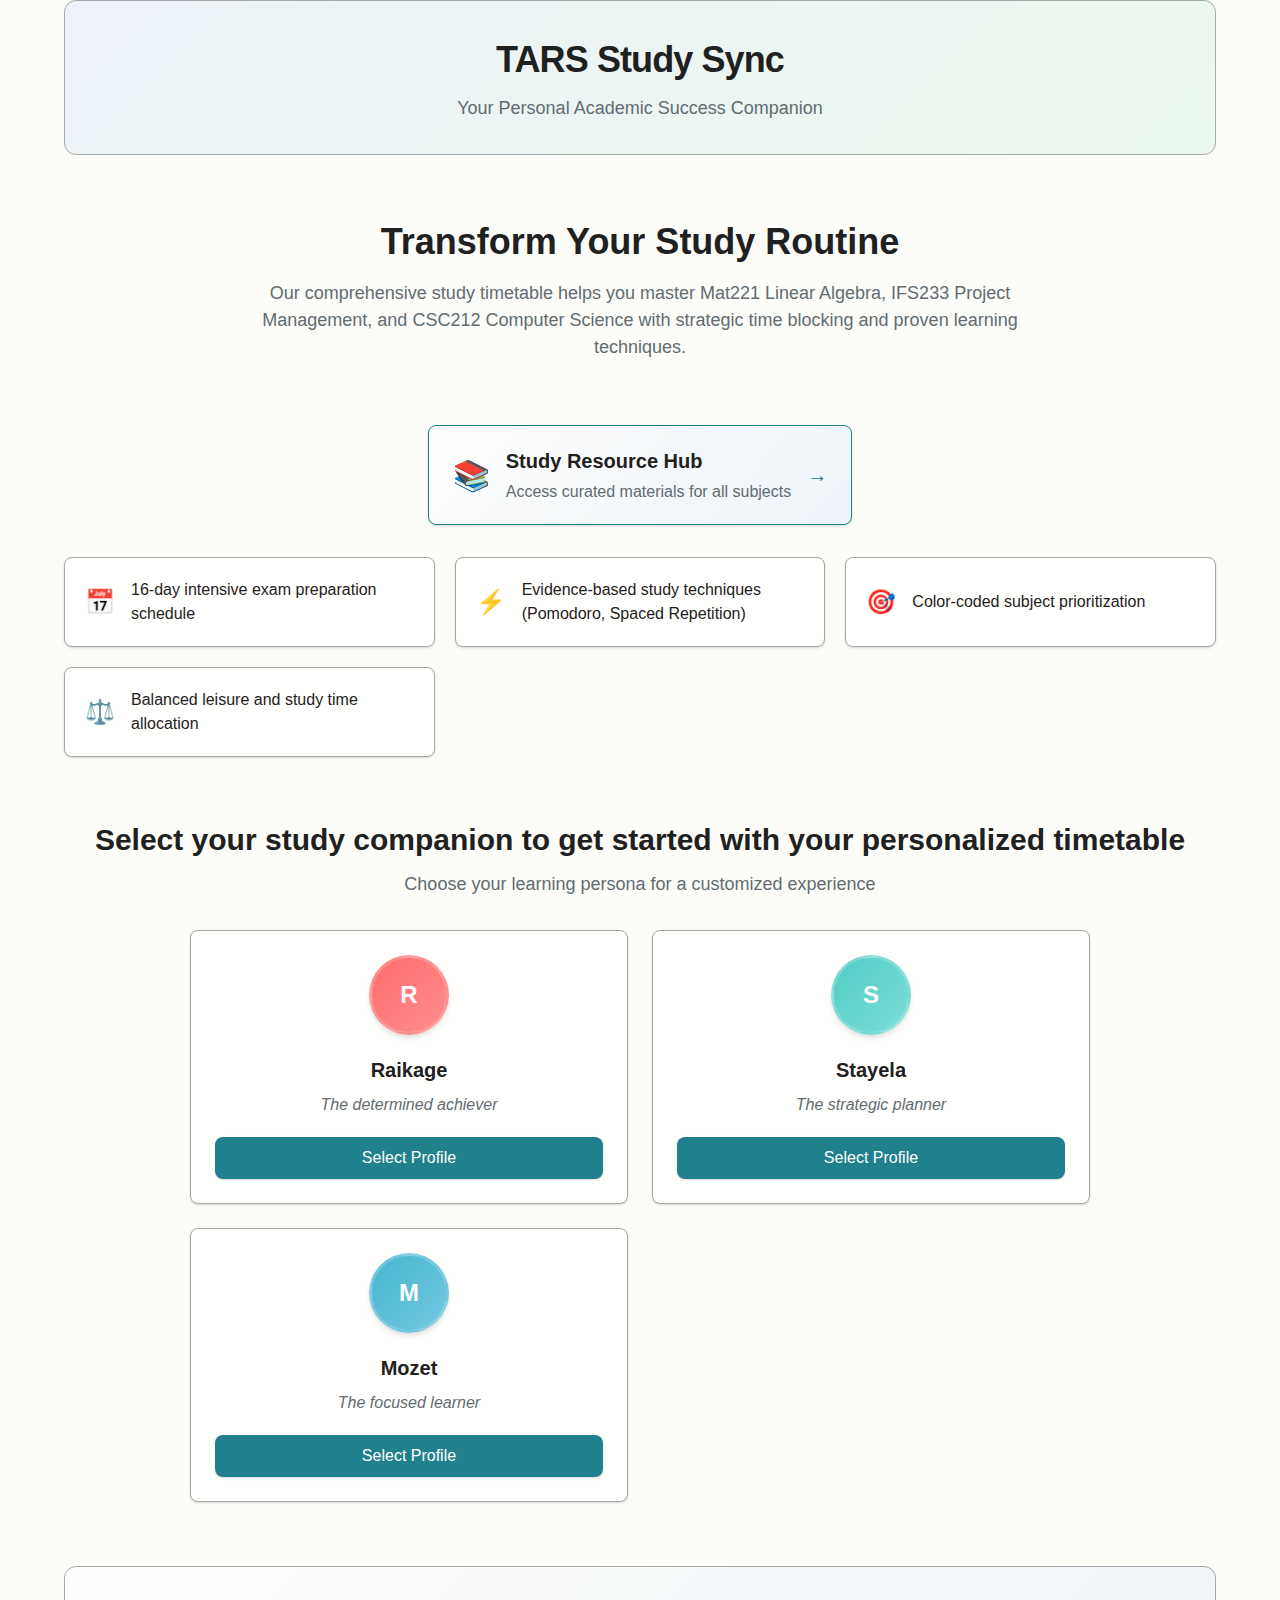
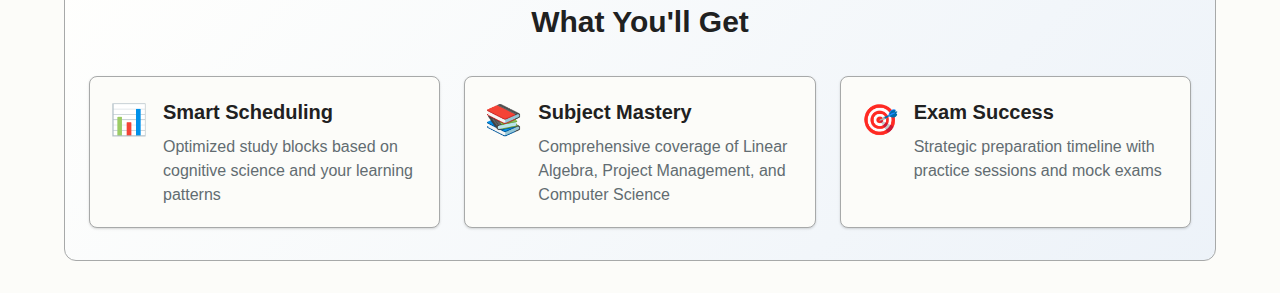
<file: index.html>
<!DOCTYPE html>
<html lang="en">
<head>
    <meta charset="UTF-8">
    <meta name="viewport" content="width=device-width, initial-scale=1.0">
    <title>TARS Study Sync - Your Academic Success Hub</title>
    <link rel="stylesheet" href="style.css">
</head>
<body>
    <div class="container">
        <!-- Header -->
        <header class="header">
            <h1 class="app-title">TARS Study Sync</h1>
            <p class="app-subtitle">Your Personal Academic Success Companion</p>
        </header>

        <!-- Welcome Section - Initially Hidden -->
        <section class="welcome-section hidden" id="welcomeSection">
            <div class="welcome-content">
                <div class="welcome-avatar" id="welcomeAvatar">
                    <span class="welcome-avatar-initial" id="welcomeAvatarInitial">R</span>
                </div>
                <div class="welcome-text">
                    <h2 class="welcome-title" id="welcomeTitle">Welcome back, Raikage!</h2>
                    <p class="welcome-message" id="welcomeMessage">Ready to continue your study journey? Let's achieve your academic goals together.</p>
                </div>
            </div>
            <div class="quick-stats">
                <div class="stat-item">
                    <span class="stat-number">16</span>
                    <span class="stat-label">Days Left</span>
                </div>
                <div class="stat-item">
                    <span class="stat-number">3</span>
                    <span class="stat-label">Subjects</span>
                </div>
                <div class="stat-item">
                    <span class="stat-number">12</span>
                    <span class="stat-label">Study Sessions</span>
                </div>
            </div>
        </section>

        <!-- Hero Section -->
        <section class="hero-section" id="heroSection">
            <div class="hero-content">
                <h2 class="hero-title">Transform Your Study Routine</h2>
                <p class="hero-description">Our comprehensive study timetable helps you master Mat221 Linear Algebra, IFS233 Project Management, and CSC212 Computer Science with strategic time blocking and proven learning techniques.</p>
            </div>
        </section>

        <!-- Quick Actions Section -->
        <section class="quick-actions-section">
            <div class="actions-grid">
                <a href="resources.html" class="action-card primary-action">
                    <div class="action-icon">📚</div>
                    <div class="action-content">
                        <h3>Study Resource Hub</h3>
                        <p>Access curated materials for all subjects</p>
                    </div>
                    <div class="action-arrow">→</div>
                </a>
            </div>
        </section>

        <!-- Features Grid -->
        <section class="features-section">
            <div class="features-grid">
                <div class="feature-item">
                    <div class="feature-icon">📅</div>
                    <span>16-day intensive exam preparation schedule</span>
                </div>
                <div class="feature-item">
                    <div class="feature-icon">⚡</div>
                    <span>Evidence-based study techniques (Pomodoro, Spaced Repetition)</span>
                </div>
                <div class="feature-item">
                    <div class="feature-icon">🎯</div>
                    <span>Color-coded subject prioritization</span>
                </div>
                <div class="feature-item">
                    <div class="feature-icon">⚖️</div>
                    <span>Balanced leisure and study time allocation</span>
                </div>
            </div>
        </section>

        <!-- User Selection -->
        <section class="user-selection" id="userSelection">
            <h2 class="selection-title">Select your study companion to get started with your personalized timetable</h2>
            <p class="selection-subtitle">Choose your learning persona for a customized experience</p>
            
            <div class="avatar-grid">
                <div class="avatar-card" data-user="Raikage">
                    <div class="avatar-container">
                        <div class="avatar-placeholder raikage-avatar">
                            <span class="avatar-initial">R</span>
                        </div>
                    </div>
                    <div class="avatar-info">
                        <h3 class="avatar-name">Raikage</h3>
                        <p class="avatar-description">The determined achiever</p>
                        <button class="avatar-select-btn">Select Profile</button>
                    </div>
                </div>
                
                <div class="avatar-card" data-user="Stayela">
                    <div class="avatar-container">
                        <div class="avatar-placeholder stayela-avatar">
                            <span class="avatar-initial">S</span>
                        </div>
                    </div>
                    <div class="avatar-info">
                        <h3 class="avatar-name">Stayela</h3>
                        <p class="avatar-description">The strategic planner</p>
                        <button class="avatar-select-btn">Select Profile</button>
                    </div>
                </div>
                
                <div class="avatar-card" data-user="Mozet">
                    <div class="avatar-container">
                        <div class="avatar-placeholder mozet-avatar">
                            <span class="avatar-initial">M</span>
                        </div>
                    </div>
                    <div class="avatar-info">
                        <h3 class="avatar-name">Mozet</h3>
                        <p class="avatar-description">The focused learner</p>
                        <button class="avatar-select-btn">Select Profile</button>
                    </div>
                </div>
            </div>
        </section>

        <!-- Benefits Section -->
        <section class="benefits-section">
            <h2 class="benefits-title">What You'll Get</h2>
            <div class="benefits-grid">
                <div class="benefit-card">
                    <div class="benefit-icon">📊</div>
                    <div class="benefit-content">
                        <h3>Smart Scheduling</h3>
                        <p>Optimized study blocks based on cognitive science and your learning patterns</p>
                    </div>
                </div>
                
                <div class="benefit-card">
                    <div class="benefit-icon">📚</div>
                    <div class="benefit-content">
                        <h3>Subject Mastery</h3>
                        <p>Comprehensive coverage of Linear Algebra, Project Management, and Computer Science</p>
                    </div>
                </div>
                
                <div class="benefit-card">
                    <div class="benefit-icon">🎯</div>
                    <div class="benefit-content">
                        <h3>Exam Success</h3>
                        <p>Strategic preparation timeline with practice sessions and mock exams</p>
                    </div>
                </div>
            </div>
        </section>
    </div>
    
    <script src="app.js"></script>
</body>
</html>
</file>
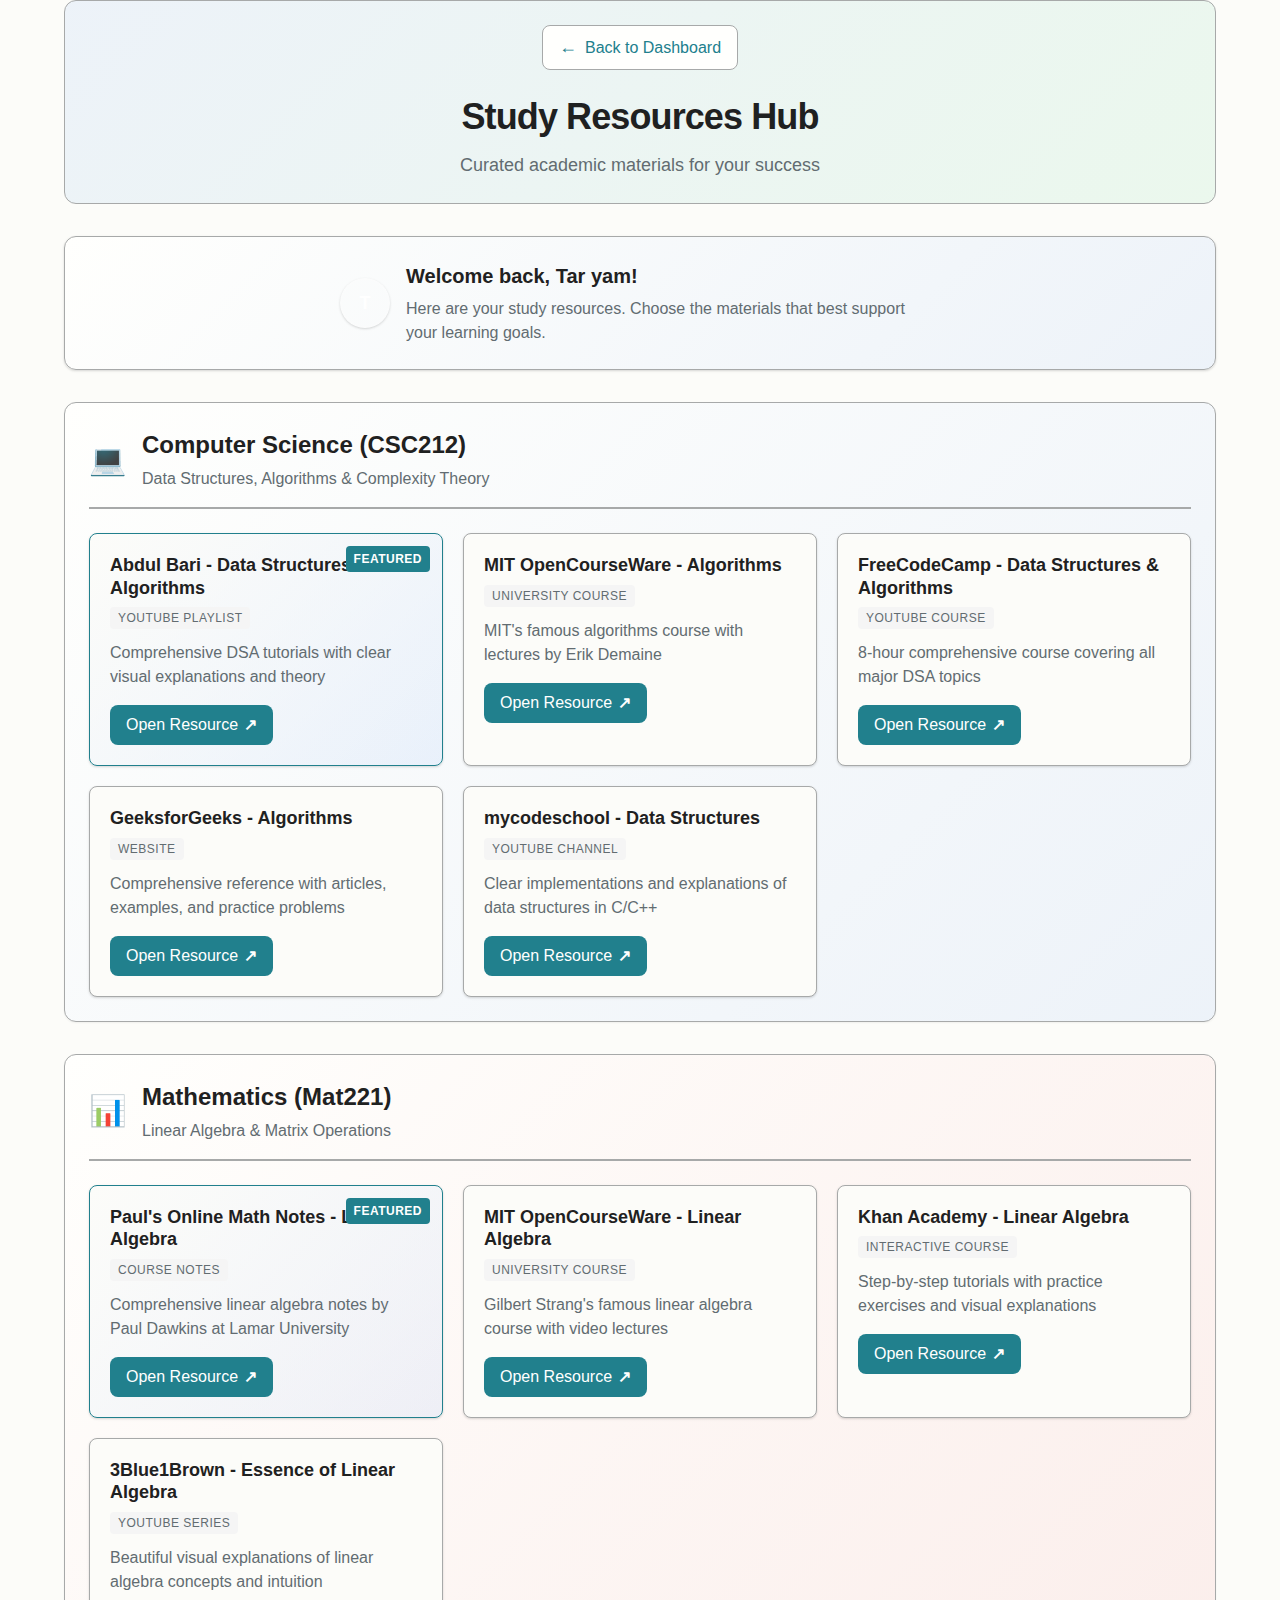
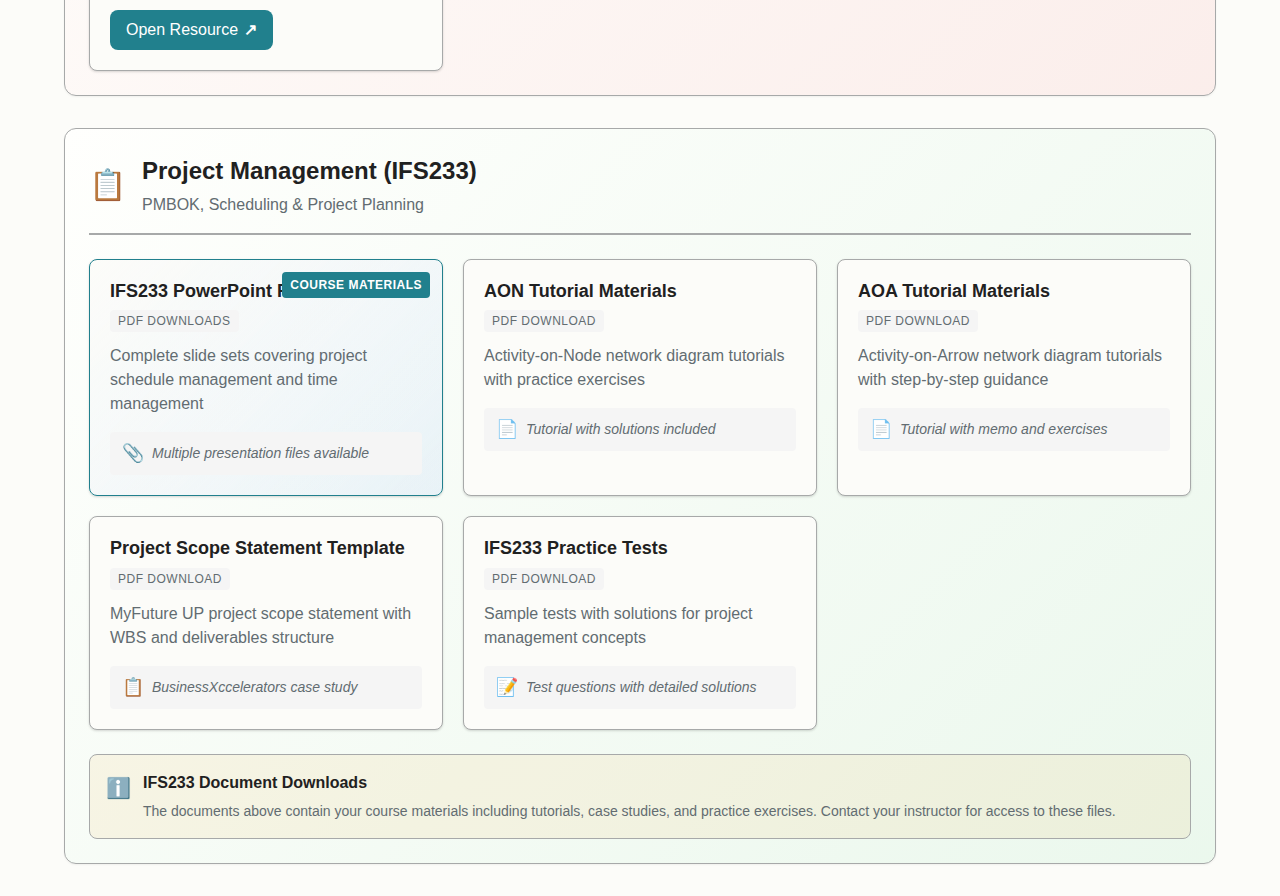
<file: resources.html>
<!DOCTYPE html>
<html lang="en">
<head>
    <meta charset="UTF-8">
    <meta name="viewport" content="width=device-width, initial-scale=1.0">
    <title>Study Resources Hub - TARS Study Sync</title>
    <link rel="stylesheet" href="style.css">
    <link rel="stylesheet" href="resources.css">
</head>
<body>
    <div class="container">
        <!-- Header -->
        <header class="resources-header">
            <nav class="back-nav">
                <a href="index.html" class="back-link">
                    <span class="back-icon">←</span>
                    Back to Dashboard
                </a>
            </nav>
            <h1 class="resources-title">Study Resources Hub</h1>
            <p class="resources-subtitle">Curated academic materials for your success</p>
        </header>

        <!-- Welcome Section for Resources Page -->
<section class="welcome-section-resources" id="welcomeSectionResources">
    <div class="welcome-content-resources">
        <div class="welcome-avatar-resources" id="welcomeAvatarResources">
            <span class="welcome-avatar-initial-resources" id="welcomeAvatarInitialResources">T</span>
        </div>
        <div class="welcome-text-resources">
            <h2 class="welcome-title-resources" id="welcomeTitleResources">Welcome back, Tar yam!</h2>
            <p class="welcome-message-resources" id="welcomeMessageResources">Here are your study resources. Choose the materials that best support your learning goals.</p>
        </div>
    </div>
</section>


        <!-- Computer Science Section -->
        <section class="subject-section cs-section">
            <div class="subject-header">
                <div class="subject-icon">💻</div>
                <div class="subject-info">
                    <h2>Computer Science (CSC212)</h2>
                    <p>Data Structures, Algorithms & Complexity Theory</p>
                </div>
            </div>
            
            <div class="resources-grid">
                <div class="resource-card featured">
                    <div class="resource-badge">Featured</div>
                    <div class="resource-header">
                        <h3>Abdul Bari - Data Structures & Algorithms</h3>
                        <span class="resource-type">YouTube Playlist</span>
                    </div>
                    <p class="resource-description">Comprehensive DSA tutorials with clear visual explanations and theory</p>
                    <a href="https://www.youtube.com/playlist?list=PLDN4rrl48XKpZkf03iYFl-O29szjTrs_O" target="_blank" class="resource-button">
                        Open Resource <span>↗</span>
                    </a>
                </div>
                
                <div class="resource-card">
                    <div class="resource-header">
                        <h3>MIT OpenCourseWare - Algorithms</h3>
                        <span class="resource-type">University Course</span>
                    </div>
                    <p class="resource-description">MIT's famous algorithms course with lectures by Erik Demaine</p>
                    <a href="https://ocw.mit.edu/courses/6-006-introduction-to-algorithms-spring-2020/" target="_blank" class="resource-button">
                        Open Resource <span>↗</span>
                    </a>
                </div>

                <div class="resource-card">
                    <div class="resource-header">
                        <h3>FreeCodeCamp - Data Structures & Algorithms</h3>
                        <span class="resource-type">YouTube Course</span>
                    </div>
                    <p class="resource-description">8-hour comprehensive course covering all major DSA topics</p>
                    <a href="https://www.youtube.com/watch?v=RBSGKlAvoiM" target="_blank" class="resource-button">
                        Open Resource <span>↗</span>
                    </a>
                </div>

                <div class="resource-card">
                    <div class="resource-header">
                        <h3>GeeksforGeeks - Algorithms</h3>
                        <span class="resource-type">Website</span>
                    </div>
                    <p class="resource-description">Comprehensive reference with articles, examples, and practice problems</p>
                    <a href="https://www.geeksforgeeks.org/fundamentals-of-algorithms/" target="_blank" class="resource-button">
                        Open Resource <span>↗</span>
                    </a>
                </div>

                <div class="resource-card">
                    <div class="resource-header">
                        <h3>mycodeschool - Data Structures</h3>
                        <span class="resource-type">YouTube Channel</span>
                    </div>
                    <p class="resource-description">Clear implementations and explanations of data structures in C/C++</p>
                    <a href="https://www.youtube.com/user/mycodeschool/playlists" target="_blank" class="resource-button">
                        Open Resource <span>↗</span>
                    </a>
                </div>
            </div>
        </section>

        <!-- Mathematics Section -->
        <section class="subject-section math-section">
            <div class="subject-header">
                <div class="subject-icon">📊</div>
                <div class="subject-info">
                    <h2>Mathematics (Mat221)</h2>
                    <p>Linear Algebra & Matrix Operations</p>
                </div>
            </div>
            
            <div class="resources-grid">
                <div class="resource-card featured">
                    <div class="resource-badge">Featured</div>
                    <div class="resource-header">
                        <h3>Paul's Online Math Notes - Linear Algebra</h3>
                        <span class="resource-type">Course Notes</span>
                    </div>
                    <p class="resource-description">Comprehensive linear algebra notes by Paul Dawkins at Lamar University</p>
                    <a href="https://tutorial.math.lamar.edu/Classes/LinAlg/LinAlg.aspx" target="_blank" class="resource-button">
                        Open Resource <span>↗</span>
                    </a>
                </div>
                
                <div class="resource-card">
                    <div class="resource-header">
                        <h3>MIT OpenCourseWare - Linear Algebra</h3>
                        <span class="resource-type">University Course</span>
                    </div>
                    <p class="resource-description">Gilbert Strang's famous linear algebra course with video lectures</p>
                    <a href="https://ocw.mit.edu/courses/18-06-linear-algebra-spring-2010/" target="_blank" class="resource-button">
                        Open Resource <span>↗</span>
                    </a>
                </div>

                <div class="resource-card">
                    <div class="resource-header">
                        <h3>Khan Academy - Linear Algebra</h3>
                        <span class="resource-type">Interactive Course</span>
                    </div>
                    <p class="resource-description">Step-by-step tutorials with practice exercises and visual explanations</p>
                    <a href="https://www.khanacademy.org/math/linear-algebra" target="_blank" class="resource-button">
                        Open Resource <span>↗</span>
                    </a>
                </div>

                <div class="resource-card">
                    <div class="resource-header">
                        <h3>3Blue1Brown - Essence of Linear Algebra</h3>
                        <span class="resource-type">YouTube Series</span>
                    </div>
                    <p class="resource-description">Beautiful visual explanations of linear algebra concepts and intuition</p>
                    <a href="https://www.youtube.com/playlist?list=PLZHQObOWTQDPD3MizzM2xVFitgF8hE_ab" target="_blank" class="resource-button">
                        Open Resource <span>↗</span>
                    </a>
                </div>
            </div>
        </section>

        <!-- Project Management Section -->
        <section class="subject-section pm-section">
            <div class="subject-header">
                <div class="subject-icon">📋</div>
                <div class="subject-info">
                    <h2>Project Management (IFS233)</h2>
                    <p>PMBOK, Scheduling & Project Planning</p>
                </div>
            </div>
            
            <div class="resources-grid">
                <div class="resource-card download-card featured">
                    <div class="resource-badge">Course Materials</div>
                    <div class="resource-header">
                        <h3>IFS233 PowerPoint Presentations</h3>
                        <span class="resource-type">PDF Downloads</span>
                    </div>
                    <p class="resource-description">Complete slide sets covering project schedule management and time management</p>
                    <div class="download-info">
                        <span class="download-icon">📎</span>
                        <span>Multiple presentation files available</span>
                    </div>
                </div>
                
                <div class="resource-card download-card">
                    <div class="resource-header">
                        <h3>AON Tutorial Materials</h3>
                        <span class="resource-type">PDF Download</span>
                    </div>
                    <p class="resource-description">Activity-on-Node network diagram tutorials with practice exercises</p>
                    <div class="download-info">
                        <span class="download-icon">📄</span>
                        <span>Tutorial with solutions included</span>
                    </div>
                </div>

                <div class="resource-card download-card">
                    <div class="resource-header">
                        <h3>AOA Tutorial Materials</h3>
                        <span class="resource-type">PDF Download</span>
                    </div>
                    <p class="resource-description">Activity-on-Arrow network diagram tutorials with step-by-step guidance</p>
                    <div class="download-info">
                        <span class="download-icon">📄</span>
                        <span>Tutorial with memo and exercises</span>
                    </div>
                </div>

                <div class="resource-card download-card">
                    <div class="resource-header">
                        <h3>Project Scope Statement Template</h3>
                        <span class="resource-type">PDF Download</span>
                    </div>
                    <p class="resource-description">MyFuture UP project scope statement with WBS and deliverables structure</p>
                    <div class="download-info">
                        <span class="download-icon">📋</span>
                        <span>BusinessXccelerators case study</span>
                    </div>
                </div>

                <div class="resource-card download-card">
                    <div class="resource-header">
                        <h3>IFS233 Practice Tests</h3>
                        <span class="resource-type">PDF Download</span>
                    </div>
                    <p class="resource-description">Sample tests with solutions for project management concepts</p>
                    <div class="download-info">
                        <span class="download-icon">📝</span>
                        <span>Test questions with detailed solutions</span>
                    </div>
                </div>
            </div>

            <div class="download-notice">
                <div class="notice-icon">ℹ️</div>
                <div class="notice-content">
                    <h4>IFS233 Document Downloads</h4>
                    <p>The documents above contain your course materials including tutorials, case studies, and practice exercises. Contact your instructor for access to these files.</p>
                </div>
            </div>
        </section>
    </div>

    <script src="resources.js"></script>
</body>
</html>
</file>
<file: style.css>
/* TARS Study Sync - Main Page CSS */
/* Design system matching resources page with main page specific components */

:root {
  /* Primitive Color Tokens */
  --color-white: rgba(255, 255, 255, 1);
  --color-black: rgba(0, 0, 0, 1);
  --color-cream-50: rgba(252, 252, 249, 1);
  --color-cream-100: rgba(255, 255, 253, 1);
  --color-gray-200: rgba(245, 245, 245, 1);
  --color-gray-300: rgba(167, 169, 169, 1);
  --color-gray-400: rgba(119, 124, 124, 1);
  --color-slate-500: rgba(98, 108, 113, 1);
  --color-brown-600: rgba(94, 82, 64, 1);
  --color-charcoal-700: rgba(31, 33, 33, 1);
  --color-charcoal-800: rgba(38, 40, 40, 1);
  --color-slate-900: rgba(19, 52, 59, 1);
  --color-teal-300: rgba(50, 184, 198, 1);
  --color-teal-400: rgba(45, 166, 178, 1);
  --color-teal-500: rgba(33, 128, 141, 1);
  --color-teal-600: rgba(29, 116, 128, 1);
  --color-teal-700: rgba(26, 104, 115, 1);
  --color-teal-800: rgba(41, 150, 161, 1);
  --color-red-400: rgba(255, 84, 89, 1);
  --color-red-500: rgba(192, 21, 47, 1);
  --color-orange-400: rgba(230, 129, 97, 1);
  --color-orange-500: rgba(168, 75, 47, 1);

  /* RGB versions for opacity control */
  --color-brown-600-rgb: 94, 82, 64;
  --color-teal-500-rgb: 33, 128, 141;
  --color-slate-900-rgb: 19, 52, 59;
  --color-slate-500-rgb: 98, 108, 113;
  --color-red-500-rgb: 192, 21, 47;
  --color-red-400-rgb: 255, 84, 89;
  --color-orange-500-rgb: 168, 75, 47;
  --color-orange-400-rgb: 230, 129, 97;

  /* Background color tokens (Light Mode) */
  --color-bg-1: rgba(59, 130, 246, 0.08); /* Light blue */
  --color-bg-2: rgba(245, 158, 11, 0.08); /* Light yellow */
  --color-bg-3: rgba(34, 197, 94, 0.08); /* Light green */
  --color-bg-4: rgba(239, 68, 68, 0.08); /* Light red */
  --color-bg-5: rgba(147, 51, 234, 0.08); /* Light purple */
  --color-bg-6: rgba(249, 115, 22, 0.08); /* Light orange */
  --color-bg-7: rgba(236, 72, 153, 0.08); /* Light pink */
  --color-bg-8: rgba(6, 182, 212, 0.08); /* Light cyan */

  /* Semantic Color Tokens (Light Mode) */
  --color-background: var(--color-cream-50);
  --color-surface: var(--color-cream-100);
  --color-text: var(--color-charcoal-700);
  --color-text-secondary: var(--color-slate-500);
  --color-primary: var(--color-teal-500);
  --color-primary-hover: var(--color-teal-600);
  --color-primary-active: var(--color-teal-700);
  --color-secondary: var(--color-gray-200);
  --color-card-border: var(--color-gray-300);
  --color-btn-primary-text: var(--color-white);

  /* Spacing Scale */
  --space-2: 2px;
  --space-4: 4px;
  --space-6: 6px;
  --space-8: 8px;
  --space-10: 10px;
  --space-12: 12px;
  --space-16: 16px;
  --space-20: 20px;
  --space-24: 24px;
  --space-32: 32px;
  --space-40: 40px;
  --space-48: 48px;
  --space-64: 64px;

  /* Typography Scale */
  --font-size-xs: 12px;
  --font-size-sm: 14px;
  --font-size-base: 16px;
  --font-size-lg: 18px;
  --font-size-xl: 20px;
  --font-size-2xl: 24px;
  --font-size-3xl: 30px;
  --font-size-4xl: 36px;
  --font-size-5xl: 48px;

  /* Font Weight */
  --font-weight-normal: 400;
  --font-weight-medium: 500;
  --font-weight-semibold: 600;
  --font-weight-bold: 700;

  /* Line Heights */
  --line-height-tight: 1.25;
  --line-height-normal: 1.5;
  --line-height-relaxed: 1.75;

  /* Letter Spacing */
  --letter-spacing-tight: -0.025em;
  --letter-spacing-normal: 0;

  /* Border Radius */
  --radius-sm: 4px;
  --radius-base: 8px;
  --radius-lg: 12px;
  --radius-xl: 16px;
  --radius-full: 50%;

  /* Shadows */
  --shadow-xs: 0 1px 2px 0 rgba(0, 0, 0, 0.05);
  --shadow-sm: 0 1px 3px 0 rgba(0, 0, 0, 0.1), 0 1px 2px 0 rgba(0, 0, 0, 0.06);
  --shadow-md: 0 4px 6px -1px rgba(0, 0, 0, 0.1), 0 2px 4px -1px rgba(0, 0, 0, 0.06);
  --shadow-lg: 0 10px 15px -3px rgba(0, 0, 0, 0.1), 0 4px 6px -2px rgba(0, 0, 0, 0.05);

  /* Transitions */
  --duration-fast: 150ms;
  --duration-normal: 300ms;
  --duration-slow: 500ms;
  --ease-standard: cubic-bezier(0.4, 0, 0.2, 1);
}

/* Reset and Base Styles */
* {
  margin: 0;
  padding: 0;
  box-sizing: border-box;
}

body {
  font-family: -apple-system, BlinkMacSystemFont, 'Segoe UI', Roboto, 'Helvetica Neue', Arial, sans-serif;
  font-size: var(--font-size-base);
  line-height: var(--line-height-normal);
  color: var(--color-text);
  background-color: var(--color-background);
  -webkit-font-smoothing: antialiased;
  -moz-osx-font-smoothing: grayscale;
}

/* Container */
.container {
  max-width: 1200px;
  margin: 0 auto;
  padding: 0 var(--space-24);
}

/* Header Styles */
.header {
  text-align: center;
  margin-bottom: var(--space-32);
  padding: var(--space-32) 0;
  background: linear-gradient(135deg, var(--color-bg-1) 0%, var(--color-bg-3) 100%);
  border-radius: var(--radius-lg);
  border: 1px solid var(--color-card-border);
}

.app-title {
  color: var(--color-text);
  font-size: var(--font-size-4xl);
  font-weight: var(--font-weight-bold);
  margin: 0 0 var(--space-8) 0;
  letter-spacing: var(--letter-spacing-tight);
}

.app-subtitle {
  color: var(--color-text-secondary);
  font-size: var(--font-size-lg);
  margin: 0;
  font-weight: var(--font-weight-normal);
}

/* Hero Section */
.hero-section {
  text-align: center;
  margin-bottom: var(--space-32);
  padding: var(--space-32) 0;
}

.hero-content {
  max-width: 800px;
  margin: 0 auto;
}

.hero-title {
  font-size: var(--font-size-4xl);
  font-weight: var(--font-weight-bold);
  color: var(--color-text);
  margin-bottom: var(--space-16);
  line-height: var(--line-height-tight);
}

.hero-description {
  font-size: var(--font-size-lg);
  color: var(--color-text-secondary);
  line-height: var(--line-height-normal);
  margin: 0;
}

/* Quick Actions Section (Study Resource Hub Button) */
.quick-actions-section {
  margin-bottom: var(--space-32);
  text-align: center;
}

.actions-grid {
  display: flex;
  justify-content: center;
  gap: var(--space-20);
  flex-wrap: wrap;
}

.action-card {
  display: flex;
  align-items: center;
  gap: var(--space-16);
  padding: var(--space-20) var(--space-24);
  background: var(--color-surface);
  border: 1px solid var(--color-card-border);
  border-radius: var(--radius-base);
  text-decoration: none;
  color: var(--color-text);
  transition: all var(--duration-normal) var(--ease-standard);
  box-shadow: var(--shadow-sm);
  min-width: 320px;
  position: relative;
  overflow: hidden;
}

.action-card:hover {
  transform: translateY(-4px);
  box-shadow: var(--shadow-md);
  border-color: var(--color-primary);
  color: var(--color-text);
  text-decoration: none;
}

.action-card.primary-action {
  border-color: var(--color-primary);
  background: linear-gradient(135deg, var(--color-surface) 0%, var(--color-bg-1) 100%);
}

.action-card.primary-action:hover {
  background: linear-gradient(135deg, var(--color-bg-1) 0%, var(--color-bg-3) 100%);
}

.action-icon {
  font-size: var(--font-size-3xl);
  flex-shrink: 0;
}

.action-content {
  flex: 1;
  text-align: left;
}

.action-content h3 {
  margin: 0 0 var(--space-4) 0;
  font-size: var(--font-size-xl);
  font-weight: var(--font-weight-semibold);
  color: var(--color-text);
}

.action-content p {
  margin: 0;
  font-size: var(--font-size-base);
  color: var(--color-text-secondary);
}

.action-arrow {
  font-size: var(--font-size-xl);
  font-weight: var(--font-weight-bold);
  color: var(--color-primary);
  transition: transform var(--duration-fast) var(--ease-standard);
}

.action-card:hover .action-arrow {
  transform: translateX(4px);
}

/* Features Section */
.features-section {
  margin-bottom: var(--space-32);
}

.features-grid {
  display: grid;
  grid-template-columns: repeat(auto-fit, minmax(300px, 1fr));
  gap: var(--space-20);
}

.feature-item {
  display: flex;
  align-items: center;
  gap: var(--space-16);
  padding: var(--space-20);
  background: var(--color-surface);
  border: 1px solid var(--color-card-border);
  border-radius: var(--radius-base);
  transition: all var(--duration-normal) var(--ease-standard);
  box-shadow: var(--shadow-sm);
}

.feature-item:hover {
  transform: translateY(-2px);
  box-shadow: var(--shadow-md);
  border-color: var(--color-primary);
}

.feature-icon {
  font-size: var(--font-size-2xl);
  flex-shrink: 0;
}

.feature-item span {
  font-size: var(--font-size-base);
  color: var(--color-text);
  font-weight: var(--font-weight-medium);
  line-height: var(--line-height-normal);
}

/* User Selection Section */
.user-selection {
  text-align: center;
  margin-bottom: var(--space-32);
  padding: var(--space-32) 0;
}

.selection-title {
  font-size: var(--font-size-3xl);
  font-weight: var(--font-weight-semibold);
  color: var(--color-text);
  margin-bottom: var(--space-12);
  line-height: var(--line-height-tight);
}

.selection-subtitle {
  font-size: var(--font-size-lg);
  color: var(--color-text-secondary);
  margin-bottom: var(--space-32);
}

/* Avatar Grid */
.avatar-grid {
  display: grid;
  grid-template-columns: repeat(auto-fit, minmax(300px, 1fr));
  gap: var(--space-24);
  max-width: 900px;
  margin: 0 auto;
}

.avatar-card {
  background: var(--color-surface);
  border: 1px solid var(--color-card-border);
  border-radius: var(--radius-base);
  padding: var(--space-24);
  text-align: center;
  transition: all var(--duration-normal) var(--ease-standard);
  cursor: pointer;
  position: relative;
  overflow: hidden;
  box-shadow: var(--shadow-sm);
}

.avatar-card:hover {
  transform: translateY(-4px);
  box-shadow: var(--shadow-md);
  border-color: var(--color-primary);
}

.avatar-container {
  margin-bottom: var(--space-20);
}

.avatar-placeholder {
  width: 80px;
  height: 80px;
  border-radius: var(--radius-full);
  display: flex;
  align-items: center;
  justify-content: center;
  margin: 0 auto;
  font-size: var(--font-size-2xl);
  font-weight: var(--font-weight-bold);
  color: var(--color-btn-primary-text);
  border: 3px solid rgba(255,255,255,0.2);
  box-shadow: var(--shadow-md);
}

.raikage-avatar {
  background: linear-gradient(135deg, #FF6B6B, #FF8E8E);
}

.stayela-avatar {
  background: linear-gradient(135deg, #4ECDC4, #7EDDD7);
}

.mozet-avatar {
  background: linear-gradient(135deg, #45B7D1, #74C7E0);
}

.avatar-initial {
  font-size: var(--font-size-2xl);
  font-weight: var(--font-weight-bold);
}

.avatar-info h3 {
  font-size: var(--font-size-xl);
  font-weight: var(--font-weight-semibold);
  color: var(--color-text);
  margin-bottom: var(--space-8);
}

.avatar-name {
  font-size: var(--font-size-xl);
  font-weight: var(--font-weight-semibold);
  color: var(--color-text);
  margin-bottom: var(--space-8);
}

.avatar-info p,
.avatar-description {
  font-size: var(--font-size-base);
  color: var(--color-text-secondary);
  margin-bottom: var(--space-20);
  font-style: italic;
}

.avatar-select-btn {
  background: var(--color-primary);
  color: var(--color-btn-primary-text);
  border: none;
  padding: var(--space-12) var(--space-24);
  border-radius: var(--radius-base);
  font-size: var(--font-size-base);
  font-weight: var(--font-weight-medium);
  cursor: pointer;
  transition: all var(--duration-normal) var(--ease-standard);
  width: 100%;
  box-shadow: var(--shadow-sm);
}

.avatar-select-btn:hover {
  background: var(--color-primary-hover);
  transform: translateY(-1px);
  box-shadow: var(--shadow-md);
}

/* Benefits Section */
.benefits-section {
  margin-bottom: var(--space-32);
  padding: var(--space-32) var(--space-24);
  background: linear-gradient(135deg, var(--color-surface) 0%, var(--color-bg-1) 100%);
  border-radius: var(--radius-lg);
  border: 1px solid var(--color-card-border);
}

.benefits-title {
  text-align: center;
  font-size: var(--font-size-3xl);
  font-weight: var(--font-weight-semibold);
  color: var(--color-text);
  margin-bottom: var(--space-32);
}

.benefits-grid {
  display: grid;
  grid-template-columns: repeat(auto-fit, minmax(300px, 1fr));
  gap: var(--space-24);
}

.benefit-card {
  display: flex;
  gap: var(--space-16);
  padding: var(--space-20);
  background: var(--color-background);
  border-radius: var(--radius-base);
  box-shadow: var(--shadow-sm);
  border: 1px solid var(--color-card-border);
  transition: all var(--duration-normal) var(--ease-standard);
}

.benefit-card:hover {
  transform: translateY(-2px);
  box-shadow: var(--shadow-md);
  border-color: var(--color-primary);
}

.benefit-icon {
  font-size: var(--font-size-3xl);
  flex-shrink: 0;
}

.benefit-content h3 {
  font-size: var(--font-size-xl);
  font-weight: var(--font-weight-semibold);
  color: var(--color-text);
  margin: 0 0 var(--space-8) 0;
}

.benefit-content p {
  font-size: var(--font-size-base);
  color: var(--color-text-secondary);
  line-height: var(--line-height-normal);
  margin: 0;
}

/* Mobile Responsive Design */
@media (max-width: 768px) {
  .container {
    padding: 0 var(--space-16);
  }
  
  .header {
    padding: var(--space-24) var(--space-16);
    margin-bottom: var(--space-24);
  }
  
  .app-title {
    font-size: var(--font-size-3xl);
  }
  
  .hero-title {
    font-size: var(--font-size-3xl);
  }
  
  .selection-title {
    font-size: var(--font-size-2xl);
  }
  
  .benefits-title {
    font-size: var(--font-size-2xl);
  }
  
  .action-card {
    min-width: auto;
    width: 100%;
    max-width: 400px;
    flex-direction: column;
    text-align: center;
    gap: var(--space-12);
  }
  
  .action-content {
    text-align: center;
  }
  
  .avatar-grid {
    grid-template-columns: 1fr;
    gap: var(--space-20);
  }
  
  .benefits-grid {
    grid-template-columns: 1fr;
    gap: var(--space-16);
  }
  
  .benefit-card {
    flex-direction: column;
    text-align: center;
    gap: var(--space-12);
  }
  
  .benefits-section {
    padding: var(--space-24) var(--space-16);
  }
  
  .features-grid {
    grid-template-columns: 1fr;
    gap: var(--space-16);
  }
}

/* Animation Effects */
@keyframes fadeInUp {
  from {
    opacity: 0;
    transform: translateY(20px);
  }
  to {
    opacity: 1;
    transform: translateY(0);
  }
}

.header,
.hero-section,
.quick-actions-section,
.features-section,
.user-selection,
.benefits-section {
  animation: fadeInUp 0.6s var(--ease-standard);
}

.header { animation-delay: 0.1s; }
.hero-section { animation-delay: 0.2s; }
.quick-actions-section { animation-delay: 0.3s; }
.features-section { animation-delay: 0.4s; }
.user-selection { animation-delay: 0.5s; }
.benefits-section { animation-delay: 0.6s; }

.avatar-card:nth-child(1) { animation-delay: 0.7s; }
.avatar-card:nth-child(2) { animation-delay: 0.8s; }
.avatar-card:nth-child(3) { animation-delay: 0.9s; }

.feature-item:nth-child(1) { animation-delay: 0.5s; }
.feature-item:nth-child(2) { animation-delay: 0.6s; }
.feature-item:nth-child(3) { animation-delay: 0.7s; }
.feature-item:nth-child(4) { animation-delay: 0.8s; }

/* Focus States for Accessibility */
.action-card:focus-visible,
.avatar-card:focus-visible,
.avatar-select-btn:focus-visible {
  outline: 2px solid var(--color-primary);
  outline-offset: 2px;
}

/* Print Styles */
@media print {
  .action-card,
  .avatar-select-btn {
    color: var(--color-text) !important;
    background: white !important;
    border: 1px solid var(--color-card-border) !important;
  }
  
  .header,
  .benefits-section {
    background: white !important;
  }
}
/* Welcome Section Styles */
.welcome-section {
  text-align: center;
  margin-bottom: var(--space-32);
  padding: var(--space-32) var(--space-24);
  background: linear-gradient(135deg, var(--color-bg-1) 0%, var(--color-bg-3) 100%);
  border-radius: var(--radius-lg);
  border: 1px solid var(--color-card-border);
  box-shadow: var(--shadow-md);
}

.welcome-section.hidden {
  display: none;
}

.welcome-content {
  display: flex;
  align-items: center;
  justify-content: center;
  gap: var(--space-20);
  margin-bottom: var(--space-24);
}

.welcome-avatar {
  width: 60px;
  height: 60px;
  border-radius: var(--radius-full);
  display: flex;
  align-items: center;
  justify-content: center;
  font-size: var(--font-size-xl);
  font-weight: var(--font-weight-bold);
  color: var(--color-btn-primary-text);
  border: 2px solid rgba(255,255,255,0.3);
  box-shadow: var(--shadow-md);
  flex-shrink: 0;
}

.welcome-text {
  text-align: left;
}

.welcome-title {
  font-size: var(--font-size-2xl);
  font-weight: var(--font-weight-bold);
  color: var(--color-text);
  margin: 0 0 var(--space-8) 0;
}

.welcome-message {
  font-size: var(--font-size-base);
  color: var(--color-text-secondary);
  margin: 0;
}

.quick-stats {
  display: flex;
  justify-content: center;
  gap: var(--space-32);
  flex-wrap: wrap;
}

.stat-item {
  display: flex;
  flex-direction: column;
  align-items: center;
  gap: var(--space-4);
}

.stat-number {
  font-size: var(--font-size-2xl);
  font-weight: var(--font-weight-bold);
  color: var(--color-primary);
}

.stat-label {
  font-size: var(--font-size-sm);
  color: var(--color-text-secondary);
  text-transform: uppercase;
  letter-spacing: 0.5px;
}

.welcome-section-resources {
  margin-bottom: var(--space-32);
  padding: var(--space-24);
  background: linear-gradient(135deg, var(--color-surface) 0%, var(--color-bg-1) 100%);
  border: 1px solid var(--color-card-border);
  border-radius: var(--radius-lg);
  box-shadow: var(--shadow-sm);
}

.welcome-content-resources {
  display: flex;
  align-items: center;
  gap: var(--space-16);
  max-width: 600px;
  margin: 0 auto;
}

.welcome-avatar-resources {
  width: 50px;
  height: 50px;
  border-radius: var(--radius-full);
  display: flex;
  align-items: center;
  justify-content: center;
  font-size: var(--font-size-lg);
  font-weight: var(--font-weight-bold);
  color: var(--color-btn-primary-text);
  border: 2px solid rgba(255,255,255,0.2);
  box-shadow: var(--shadow-sm);
  flex-shrink: 0;
}

.welcome-text-resources {
  text-align: left;
  flex: 1;
}

.welcome-title-resources {
  font-size: var(--font-size-xl);
  font-weight: var(--font-weight-semibold);
  color: var(--color-text);
  margin: 0 0 var(--space-6) 0;
}

.welcome-message-resources {
  font-size: var(--font-size-base);
  color: var(--color-text-secondary);
  margin: 0;
}

@keyframes slideInDown {
  from {
    opacity: 0;
    transform: translateY(-30px);
  }
  to {
    opacity: 1;
    transform: translateY(0);
  }
}

.welcome-section.show {
  display: block;
  animation: slideInDown 0.6s var(--ease-standard);
}
</file>
<file: resources.css>
/* Resources Page Specific Styles */
/* Uses the same design system as main page but with creative variations */

/* Resources Header */
.resources-header {
    text-align: center;
    margin-bottom: var(--space-32);
    padding: var(--space-24) 0;
    background: linear-gradient(135deg, var(--color-bg-1) 0%, var(--color-bg-3) 100%);
    border-radius: var(--radius-lg);
    border: 1px solid var(--color-card-border);
}

.back-nav {
    margin-bottom: var(--space-20);
}

.back-link {
    display: inline-flex;
    align-items: center;
    gap: var(--space-8);
    color: var(--color-primary);
    text-decoration: none;
    font-weight: var(--font-weight-medium);
    transition: all var(--duration-fast) var(--ease-standard);
    padding: var(--space-8) var(--space-16);
    border-radius: var(--radius-base);
    background: var(--color-surface);
    border: 1px solid var(--color-card-border);
}

.back-link:hover {
    background: var(--color-bg-1);
    transform: translateX(-2px);
    color: var(--color-primary-hover);
}

.back-icon {
    font-size: var(--font-size-lg);
    font-weight: var(--font-weight-bold);
}

.resources-title {
    color: var(--color-text);
    font-size: var(--font-size-4xl);
    font-weight: var(--font-weight-bold);
    margin: 0 0 var(--space-8) 0;
    letter-spacing: var(--letter-spacing-tight);
}

.resources-subtitle {
    color: var(--color-text-secondary);
    font-size: var(--font-size-lg);
    margin: 0;
    font-weight: var(--font-weight-normal);
}

/* Subject Sections */
.subject-section {
    margin-bottom: var(--space-32);
    padding: var(--space-24);
    background: var(--color-surface);
    border: 1px solid var(--color-card-border);
    border-radius: var(--radius-lg);
    box-shadow: var(--shadow-xs);
}

.subject-section.cs-section {
    background: linear-gradient(135deg, var(--color-surface) 0%, var(--color-bg-1) 100%);
}

.subject-section.math-section {
    background: linear-gradient(135deg, var(--color-surface) 0%, var(--color-bg-4) 100%);
}

.subject-section.pm-section {
    background: linear-gradient(135deg, var(--color-surface) 0%, var(--color-bg-3) 100%);
}

.subject-header {
    display: flex;
    align-items: center;
    gap: var(--space-16);
    margin-bottom: var(--space-24);
    padding-bottom: var(--space-16);
    border-bottom: 2px solid var(--color-card-border);
}

.subject-icon {
    font-size: var(--font-size-3xl);
    flex-shrink: 0;
}

.subject-info h2 {
    color: var(--color-text);
    font-size: var(--font-size-2xl);
    font-weight: var(--font-weight-semibold);
    margin: 0 0 var(--space-4) 0;
}

.subject-info p {
    color: var(--color-text-secondary);
    font-size: var(--font-size-base);
    margin: 0;
}

/* Resources Grid */
.resources-grid {
    display: grid;
    grid-template-columns: repeat(auto-fit, minmax(320px, 1fr));
    gap: var(--space-20);
}

/* Resource Cards */
.resource-card {
    background: var(--color-background);
    border: 1px solid var(--color-card-border);
    border-radius: var(--radius-base);
    padding: var(--space-20);
    transition: all var(--duration-normal) var(--ease-standard);
    box-shadow: var(--shadow-sm);
    position: relative;
    overflow: hidden;
}

.resource-card:hover {
    transform: translateY(-4px);
    box-shadow: var(--shadow-md);
    border-color: var(--color-primary);
}

.resource-card.featured {
    border-color: var(--color-primary);
    background: linear-gradient(135deg, var(--color-background) 0%, var(--color-bg-1) 100%);
}

.resource-badge {
    position: absolute;
    top: var(--space-12);
    right: var(--space-12);
    background: var(--color-primary);
    color: var(--color-btn-primary-text);
    font-size: var(--font-size-xs);
    font-weight: var(--font-weight-semibold);
    padding: var(--space-4) var(--space-8);
    border-radius: var(--radius-sm);
    text-transform: uppercase;
    letter-spacing: 0.5px;
}

.resource-header {
    margin-bottom: var(--space-12);
}

.resource-header h3 {
    color: var(--color-text);
    font-size: var(--font-size-lg);
    font-weight: var(--font-weight-semibold);
    margin: 0 0 var(--space-6) 0;
    line-height: var(--line-height-tight);
}

.resource-type {
    display: inline-block;
    background: var(--color-secondary);
    color: var(--color-text-secondary);
    font-size: var(--font-size-xs);
    font-weight: var(--font-weight-medium);
    padding: var(--space-2) var(--space-8);
    border-radius: var(--radius-sm);
    text-transform: uppercase;
    letter-spacing: 0.5px;
}

.resource-description {
    color: var(--color-text-secondary);
    font-size: var(--font-size-base);
    line-height: var(--line-height-normal);
    margin: 0 0 var(--space-16) 0;
}

.resource-button {
    display: inline-flex;
    align-items: center;
    gap: var(--space-6);
    background: var(--color-primary);
    color: var(--color-btn-primary-text);
    text-decoration: none;
    font-weight: var(--font-weight-medium);
    font-size: var(--font-size-base);
    padding: var(--space-8) var(--space-16);
    border-radius: var(--radius-base);
    transition: all var(--duration-fast) var(--ease-standard);
    border: none;
    cursor: pointer;
}

.resource-button:hover {
    background: var(--color-primary-hover);
    transform: translateY(-1px);
    color: var(--color-btn-primary-text);
}

.resource-button span {
    font-weight: var(--font-weight-bold);
    transition: transform var(--duration-fast) var(--ease-standard);
}

.resource-button:hover span {
    transform: translate(2px, -2px);
}

/* Download Cards */
.download-card {
    cursor: pointer;
}

.download-card:hover {
    background: linear-gradient(135deg, var(--color-background) 0%, var(--color-bg-2) 100%);
}

.download-info {
    display: flex;
    align-items: center;
    gap: var(--space-8);
    margin-top: var(--space-12);
    padding: var(--space-8) var(--space-12);
    background: var(--color-secondary);
    border-radius: var(--radius-sm);
}

.download-icon {
    font-size: var(--font-size-lg);
}

.download-info span:last-child {
    color: var(--color-text-secondary);
    font-size: var(--font-size-sm);
    font-style: italic;
}

/* Download Notice */
.download-notice {
    margin-top: var(--space-24);
    padding: var(--space-16);
    background: var(--color-bg-2);
    border: 1px solid var(--color-card-border);
    border-radius: var(--radius-base);
    display: flex;
    gap: var(--space-12);
    align-items: flex-start;
}

.notice-icon {
    font-size: var(--font-size-xl);
    flex-shrink: 0;
    margin-top: var(--space-2);
}

.notice-content h4 {
    color: var(--color-text);
    font-size: var(--font-size-base);
    font-weight: var(--font-weight-semibold);
    margin: 0 0 var(--space-6) 0;
}

.notice-content p {
    color: var(--color-text-secondary);
    font-size: var(--font-size-sm);
    margin: 0;
    line-height: var(--line-height-normal);
}

/* Responsive Design */
@media (max-width: 768px) {
    .resources-grid {
        grid-template-columns: 1fr;
        gap: var(--space-16);
    }
    
    .subject-section {
        padding: var(--space-16);
        margin-bottom: var(--space-24);
    }
    
    .subject-header {
        flex-direction: column;
        text-align: center;
        gap: var(--space-8);
    }
    
    .resource-card {
        padding: var(--space-16);
    }
    
    .resources-header {
        padding: var(--space-16);
        margin-bottom: var(--space-24);
    }
    
    .resources-title {
        font-size: var(--font-size-3xl);
    }
}

/* Animation Effects */
@keyframes fadeInUp {
    from {
        opacity: 0;
        transform: translateY(20px);
    }
    to {
        opacity: 1;
        transform: translateY(0);
    }
}

.subject-section {
    animation: fadeInUp 0.6s ease-out;
}

.subject-section:nth-child(2) {
    animation-delay: 0.1s;
}

.subject-section:nth-child(3) {
    animation-delay: 0.2s;
}

.subject-section:nth-child(4) {
    animation-delay: 0.3s;
}
</file>
